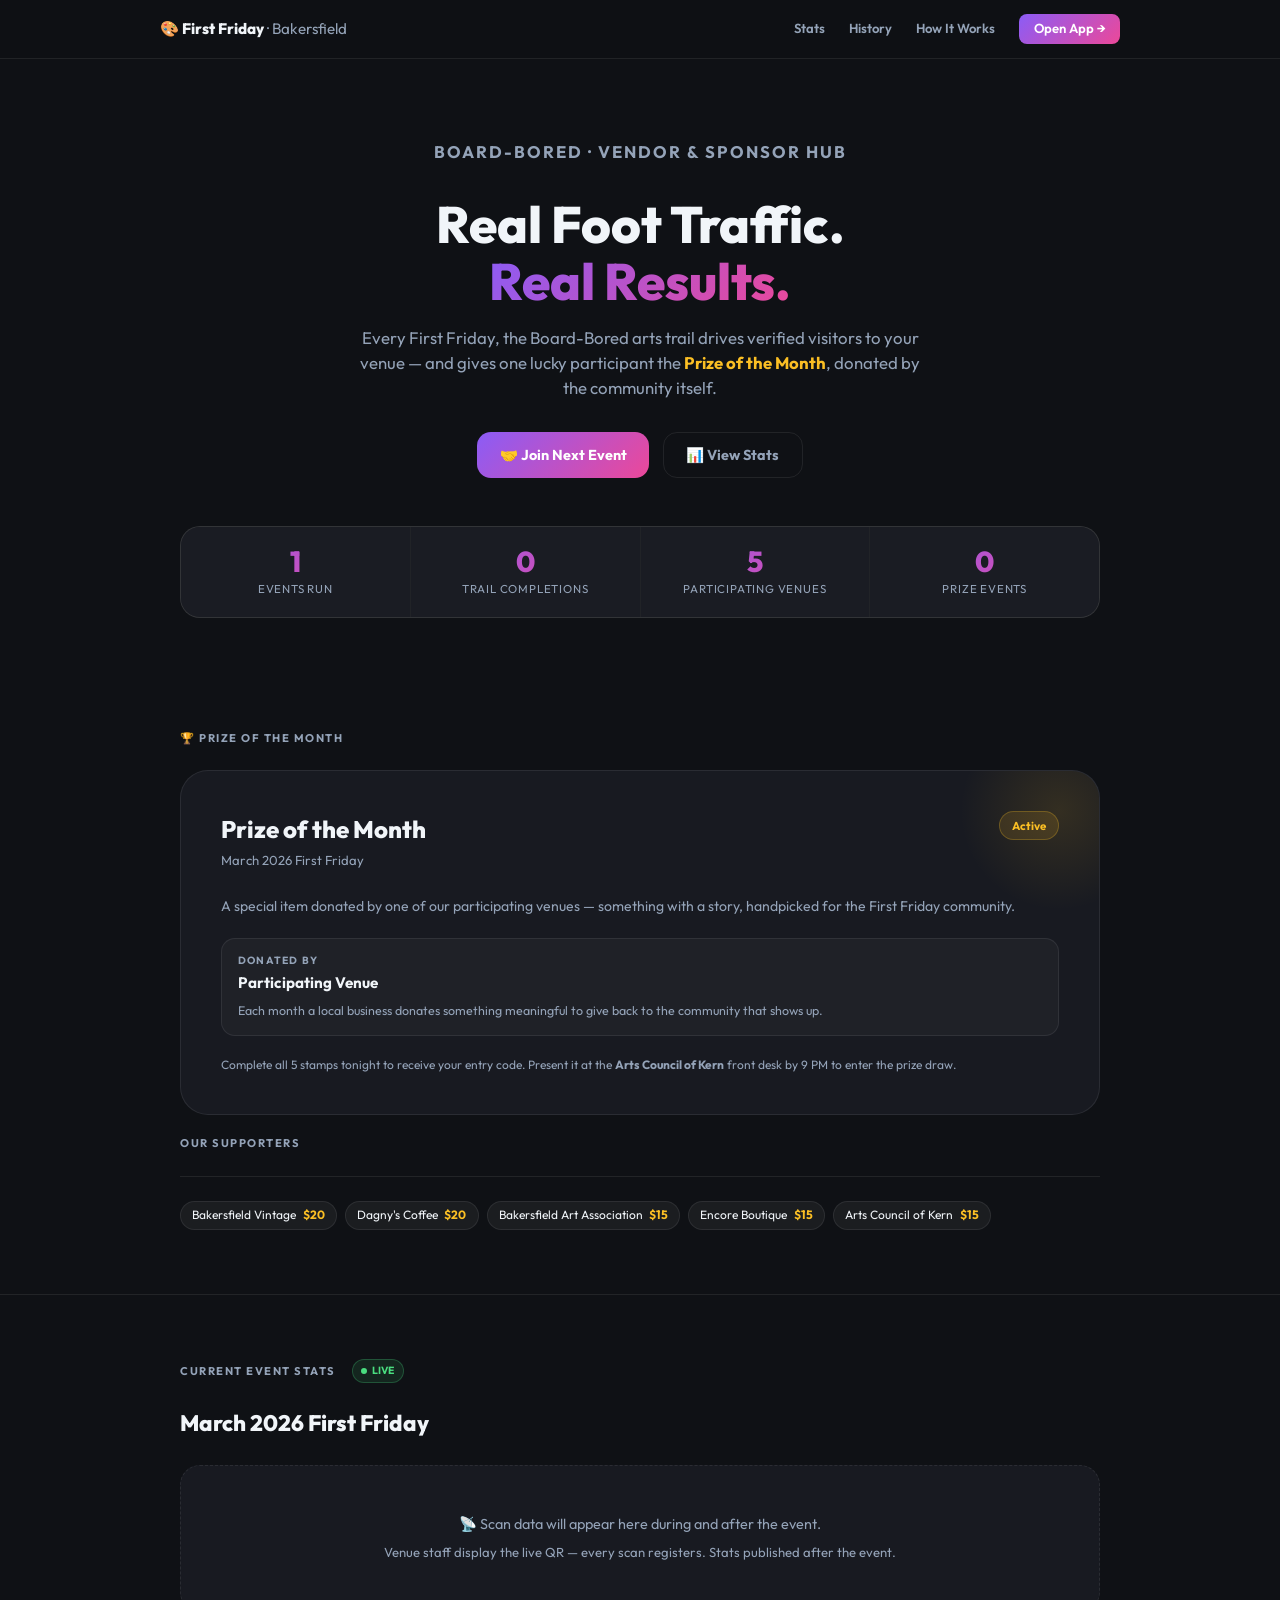
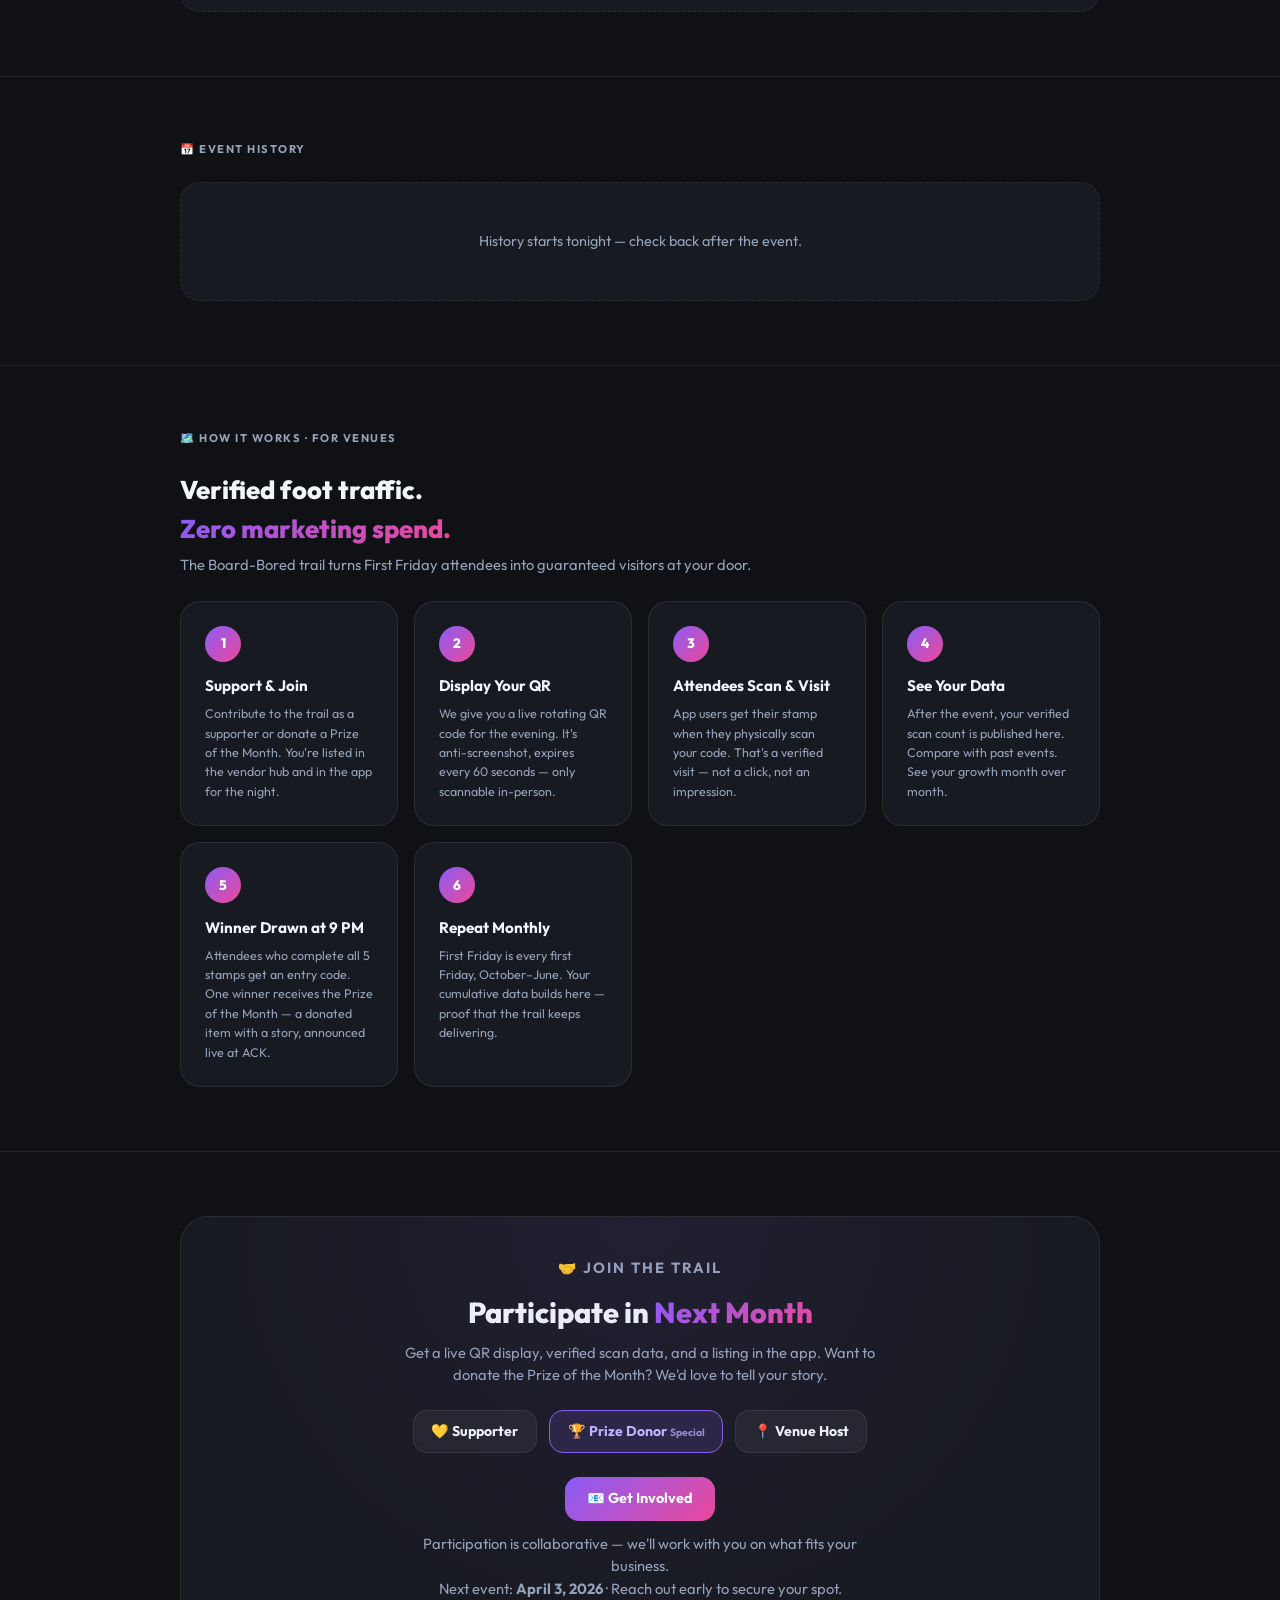
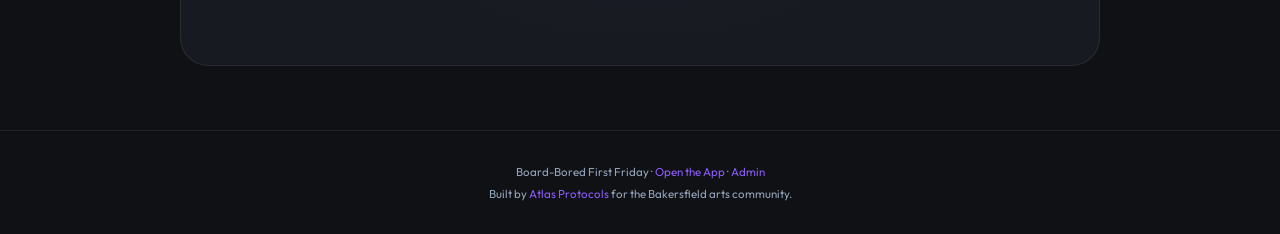
<file: vendor.html>
<!DOCTYPE html>
<html lang="en">
<head>
    <meta charset="UTF-8">
    <meta name="viewport" content="width=device-width, initial-scale=1.0">
    <meta name="theme-color" content="#0f1115">
    <title>Vendor Hub · First Friday Bakersfield</title>
    <link rel="preconnect" href="https://fonts.googleapis.com">
    <link rel="preconnect" href="https://fonts.gstatic.com" crossorigin>
    <link href="https://fonts.googleapis.com/css2?family=Outfit:wght@300;400;600;700;800&display=swap" rel="stylesheet">
    <style>
        /* ─── Tokens ──────────────────────────────────────────────────── */
        :root {
            --c-bg:       #0f1115;
            --c-surface:  rgba(25, 28, 35, 0.92);
            --c-surface2: rgba(30, 34, 44, 0.85);
            --c-primary:  #8b5cf6;
            --c-accent:   #ec4899;
            --c-green:    #4ade80;
            --c-gold:     #fbbf24;
            --c-text:     #f1f5f9;
            --c-dim:      #94a3b8;
            --c-border:   rgba(255, 255, 255, 0.08);
            --grad:       linear-gradient(135deg, var(--c-primary), var(--c-accent));
            --r-md:       14px;
            --r-lg:       20px;
            --r-xl:       28px;
        }
        *, *::before, *::after { box-sizing: border-box; margin: 0; padding: 0; }
        html { scroll-behavior: smooth; }
        body {
            font-family: 'Outfit', system-ui, sans-serif;
            background: var(--c-bg);
            color: var(--c-text);
            -webkit-font-smoothing: antialiased;
            line-height: 1.5;
        }
        .gradient-text {
            background: var(--grad);
            -webkit-background-clip: text; background-clip: text;
            -webkit-text-fill-color: transparent;
        }
        a { color: var(--c-primary); text-decoration: none; }
        a:hover { text-decoration: underline; }

        /* ─── Layout ──────────────────────────────────────────────────── */
        .container { max-width: 960px; margin: 0 auto; padding: 0 1.25rem; }
        .section { padding: 4rem 0; }
        .section + .section { border-top: 1px solid var(--c-border); }

        /* ─── Nav ─────────────────────────────────────────────────────── */
        nav {
            position: sticky; top: 0; z-index: 50;
            background: rgba(15, 17, 21, 0.9);
            backdrop-filter: blur(16px);
            border-bottom: 1px solid var(--c-border);
            padding: 0.85rem 1.25rem;
        }
        .nav-inner {
            max-width: 960px; margin: 0 auto;
            display: flex; align-items: center; justify-content: space-between;
        }
        .nav-brand { font-size: 0.95rem; font-weight: 800; }
        .nav-links { display: flex; gap: 1.5rem; align-items: center; }
        .nav-links a { font-size: 0.82rem; color: var(--c-dim); font-weight: 600; }
        .nav-links a:hover { color: var(--c-text); text-decoration: none; }
        .nav-cta {
            background: var(--grad); border-radius: 8px;
            color: #fff !important; padding: 0.35rem 0.9rem;
            font-size: 0.78rem; font-weight: 700;
        }
        .nav-cta:hover { opacity: 0.88; }

        /* ─── Hero ────────────────────────────────────────────────────── */
        .hero {
            padding: 5rem 0 3rem;
            text-align: center;
        }
        .hero-eyebrow {
            font-size: 0.72rem; font-weight: 700; text-transform: uppercase;
            letter-spacing: 2px; color: var(--c-primary); margin-bottom: 1rem;
        }
        .hero h1 {
            font-size: clamp(2rem, 5vw, 3.2rem);
            font-weight: 800; line-height: 1.1; margin-bottom: 1rem;
        }
        .hero p {
            font-size: 1.05rem; color: var(--c-dim);
            max-width: 560px; margin: 0 auto 2rem;
        }
        .hero-actions { display: flex; gap: 0.85rem; justify-content: center; flex-wrap: wrap; }
        .btn {
            display: inline-flex; align-items: center; gap: 0.4rem;
            border-radius: var(--r-md); font-family: inherit;
            font-size: 0.9rem; font-weight: 700; padding: 0.7rem 1.4rem;
            cursor: pointer; transition: opacity .15s, transform .12s;
            text-decoration: none;
        }
        .btn:hover { opacity: 0.88; text-decoration: none; }
        .btn:active { transform: scale(0.97); }
        .btn--primary { background: var(--grad); color: #fff; border: none; }
        .btn--outline {
            background: transparent; color: var(--c-dim);
            border: 1px solid var(--c-border);
        }
        .btn--outline:hover { color: var(--c-text); border-color: rgba(255,255,255,.2); }

        /* ─── Stats bar ───────────────────────────────────────────────── */
        .stats-bar {
            display: grid;
            grid-template-columns: repeat(auto-fit, minmax(150px, 1fr));
            gap: 1px;
            background: var(--c-border);
            border: 1px solid var(--c-border);
            border-radius: var(--r-lg);
            overflow: hidden;
            margin: 0 0 3rem;
        }
        .stat-cell {
            background: var(--c-surface);
            padding: 1.2rem 1rem;
            text-align: center;
        }
        .stat-value {
            font-size: 1.8rem; font-weight: 800;
            background: var(--grad);
            -webkit-background-clip: text; background-clip: text;
            -webkit-text-fill-color: transparent;
            line-height: 1;
        }
        .stat-label { font-size: 0.72rem; color: var(--c-dim); margin-top: 0.3rem; text-transform: uppercase; letter-spacing: 0.8px; }

        /* ─── Prize Pool ──────────────────────────────────────────────── */
        .prize-card {
            background: var(--c-surface);
            border: 1px solid var(--c-border);
            border-radius: var(--r-xl);
            padding: 2.5rem;
            position: relative;
            overflow: hidden;
        }
        .prize-card::before {
            content: '';
            position: absolute; top: -60px; right: -60px;
            width: 200px; height: 200px;
            background: radial-gradient(circle, rgba(251,191,36,0.12), transparent 70%);
            pointer-events: none;
        }
        .prize-header {
            display: flex; align-items: flex-start; justify-content: space-between;
            flex-wrap: wrap; gap: 1rem; margin-bottom: 1.5rem;
        }
        .prize-header h2 { font-size: 1.5rem; font-weight: 800; }
        .prize-header p { font-size: 0.82rem; color: var(--c-dim); margin-top: 0.25rem; }
        .prize-event-badge {
            background: rgba(251,191,36,0.12);
            border: 1px solid rgba(251,191,36,0.25);
            border-radius: 20px;
            font-size: 0.72rem; font-weight: 700;
            color: var(--c-gold);
            padding: 0.3rem 0.75rem;
            white-space: nowrap;
        }
        .prize-amount-row {
            display: flex; align-items: baseline; gap: 0.5rem;
            margin-bottom: 1rem;
        }
        .prize-amount {
            font-size: 3.5rem; font-weight: 800; line-height: 1;
            color: var(--c-gold);
        }
        .prize-max { font-size: 1.1rem; color: var(--c-dim); }
        .prize-bar-wrap { margin-bottom: 0.5rem; }
        .prize-bar-track {
            height: 12px; background: rgba(255,255,255,0.07);
            border-radius: 6px; overflow: hidden;
        }
        .prize-bar-fill {
            height: 100%;
            background: linear-gradient(90deg, #f59e0b, #fbbf24, #fde68a);
            border-radius: 6px;
            transition: width 1.2s cubic-bezier(0.34, 1.56, 0.64, 1);
        }
        .prize-bar-fill.full { background: linear-gradient(90deg, #f59e0b, #fbbf24); }
        .prize-bar-labels {
            display: flex; justify-content: space-between;
            font-size: 0.72rem; color: var(--c-dim); margin-top: 0.4rem;
        }
        .prize-bar-labels .at-max { color: var(--c-gold); font-weight: 700; }
        .prize-contributors {
            display: flex; flex-wrap: wrap; gap: 0.5rem;
            margin-top: 1.5rem; padding-top: 1.5rem;
            border-top: 1px solid var(--c-border);
        }
        .contributor-chip {
            display: flex; align-items: center; gap: 0.4rem;
            background: rgba(255,255,255,0.05);
            border: 1px solid var(--c-border);
            border-radius: 20px;
            padding: 0.3rem 0.7rem;
            font-size: 0.75rem;
        }
        .contributor-chip .chip-amount {
            color: var(--c-gold); font-weight: 700;
        }
        .prize-winner-banner {
            background: linear-gradient(135deg, rgba(251,191,36,0.15), rgba(251,191,36,0.05));
            border: 1px solid rgba(251,191,36,0.3);
            border-radius: var(--r-md);
            padding: 1rem 1.2rem;
            margin-top: 1.2rem;
            font-size: 0.88rem;
        }
        .prize-winner-banner strong { color: var(--c-gold); }
        .prize-item-name { font-size: 1.6rem; font-weight: 800; color: var(--c-text); margin-bottom: 0.5rem; line-height: 1.15; }
        .prize-value-badge {
            display: inline-block;
            background: rgba(251,191,36,0.15); border: 1px solid rgba(251,191,36,0.3);
            border-radius: 20px; font-size: 0.78rem; font-weight: 700;
            color: var(--c-gold); padding: 0.25rem 0.75rem; margin-bottom: 1rem;
        }
        .prize-item-desc { font-size: 0.88rem; color: var(--c-dim); line-height: 1.6; margin-bottom: 1.25rem; }
        .prize-donor-block {
            background: rgba(255,255,255,0.03); border: 1px solid var(--c-border);
            border-radius: var(--r-md); padding: 0.9rem 1rem; margin-bottom: 1.25rem;
        }
        .prize-donor-label { font-size: 0.65rem; font-weight: 700; text-transform: uppercase; letter-spacing: 1.2px; color: var(--c-dim); display: block; margin-bottom: 0.2rem; }
        .prize-donor-name { font-size: 0.95rem; font-weight: 700; color: var(--c-text); display: block; margin-bottom: 0.4rem; }
        .prize-donor-story { font-size: 0.78rem; color: var(--c-dim); line-height: 1.55; }
        .supporters-heading { font-size: 0.7rem; font-weight: 700; text-transform: uppercase; letter-spacing: 1.5px; color: var(--c-dim); margin-top: 1.25rem; margin-bottom: 0.75rem; }
        .prize-note {
            font-size: 0.75rem; color: var(--c-dim);
            margin-top: 1rem;
        }

        /* ─── Current Event Stats ─────────────────────────────────────── */
        .section-label {
            font-size: 0.7rem; font-weight: 700; text-transform: uppercase;
            letter-spacing: 1.5px; color: var(--c-dim); margin-bottom: 1.5rem;
        }
        .venue-stats-grid {
            display: grid;
            grid-template-columns: repeat(auto-fill, minmax(280px, 1fr));
            gap: 1rem;
        }
        .venue-stat-card {
            background: var(--c-surface);
            border: 1px solid var(--c-border);
            border-radius: var(--r-lg);
            padding: 1.2rem;
        }
        .venue-stat-top {
            display: flex; align-items: center; gap: 0.65rem;
            margin-bottom: 1rem;
        }
        .venue-stat-emoji { font-size: 1.6rem; }
        .venue-stat-name { font-size: 0.92rem; font-weight: 700; }
        .venue-stat-addr { font-size: 0.72rem; color: var(--c-dim); }
        .scan-bar-row {
            display: flex; align-items: center; gap: 0.75rem;
        }
        .scan-bar-track {
            flex: 1; height: 8px; background: rgba(255,255,255,0.07);
            border-radius: 4px; overflow: hidden;
        }
        .scan-bar-fill {
            height: 100%;
            background: var(--grad);
            border-radius: 4px;
            transition: width 1s ease;
            min-width: 2px;
        }
        .scan-count {
            font-size: 0.95rem; font-weight: 800;
            background: var(--grad);
            -webkit-background-clip: text; background-clip: text;
            -webkit-text-fill-color: transparent;
            min-width: 24px; text-align: right;
        }
        .scan-label { font-size: 0.68rem; color: var(--c-dim); margin-top: 0.35rem; }
        .live-badge {
            display: inline-flex; align-items: center; gap: 0.3rem;
            background: rgba(74, 222, 128, 0.1);
            border: 1px solid rgba(74, 222, 128, 0.25);
            border-radius: 20px;
            font-size: 0.65rem; font-weight: 700;
            color: var(--c-green);
            padding: 0.2rem 0.55rem;
            margin-left: 0.5rem;
        }
        .live-dot {
            width: 6px; height: 6px; border-radius: 50%;
            background: var(--c-green);
            animation: pulse-dot 1.5s infinite;
        }
        @keyframes pulse-dot {
            0%, 100% { opacity: 1; }
            50% { opacity: 0.3; }
        }
        .event-status-row {
            display: flex; align-items: center; gap: 0.5rem;
            margin-bottom: 1.5rem;
        }
        .event-name-heading { font-size: 1.4rem; font-weight: 800; }
        .zero-state {
            background: var(--c-surface);
            border: 1px dashed var(--c-border);
            border-radius: var(--r-lg);
            padding: 3rem; text-align: center;
            color: var(--c-dim); font-size: 0.9rem;
        }
        .zero-state p { margin-top: 0.5rem; font-size: 0.82rem; }

        /* ─── Past Events ─────────────────────────────────────────────── */
        .past-events-list { display: flex; flex-direction: column; gap: 0.85rem; }
        .past-event-card {
            background: var(--c-surface);
            border: 1px solid var(--c-border);
            border-radius: var(--r-lg);
            padding: 1.2rem 1.4rem;
        }
        .past-event-header {
            display: flex; align-items: center; justify-content: space-between;
            flex-wrap: wrap; gap: 0.5rem; margin-bottom: 0.85rem;
        }
        .past-event-name { font-size: 1rem; font-weight: 700; }
        .past-event-date { font-size: 0.72rem; color: var(--c-dim); margin-top: 2px; }
        .past-event-badges { display: flex; gap: 0.4rem; flex-wrap: wrap; }
        .badge {
            font-size: 0.65rem; font-weight: 700; border-radius: 20px;
            padding: 0.22rem 0.55rem; white-space: nowrap;
        }
        .badge--green { background: rgba(74,222,128,.12); color: var(--c-green); border: 1px solid rgba(74,222,128,.25); }
        .badge--purple { background: rgba(139,92,246,.12); color: #a78bfa; border: 1px solid rgba(139,92,246,.25); }
        .badge--gold { background: rgba(251,191,36,.12); color: var(--c-gold); border: 1px solid rgba(251,191,36,.25); }
        .badge--completed { background: rgba(255,255,255,.06); color: var(--c-dim); border: 1px solid var(--c-border); }
        .past-event-stats {
            display: flex; gap: 1.5rem; flex-wrap: wrap;
        }
        .past-stat { }
        .past-stat-val { font-size: 1.2rem; font-weight: 800; color: var(--c-text); }
        .past-stat-lbl { font-size: 0.68rem; color: var(--c-dim); text-transform: uppercase; letter-spacing: 0.6px; }
        .past-winner {
            margin-top: 0.75rem; padding-top: 0.75rem;
            border-top: 1px solid var(--c-border);
            font-size: 0.78rem; color: var(--c-dim);
        }
        .past-winner strong { color: var(--c-gold); }

        /* ─── How It Works ────────────────────────────────────────────── */
        .steps-grid {
            display: grid;
            grid-template-columns: repeat(auto-fit, minmax(200px, 1fr));
            gap: 1rem; margin-top: 1.5rem;
        }
        .step-card {
            background: var(--c-surface);
            border: 1px solid var(--c-border);
            border-radius: var(--r-lg);
            padding: 1.5rem;
        }
        .step-num {
            width: 36px; height: 36px; border-radius: 50%;
            background: var(--grad);
            display: flex; align-items: center; justify-content: center;
            font-size: 0.85rem; font-weight: 800; color: #fff;
            margin-bottom: 0.85rem;
        }
        .step-card h3 { font-size: 0.95rem; font-weight: 700; margin-bottom: 0.4rem; }
        .step-card p { font-size: 0.78rem; color: var(--c-dim); line-height: 1.55; }

        /* ─── Join CTA ────────────────────────────────────────────────── */
        .join-card {
            background: var(--c-surface);
            border: 1px solid var(--c-border);
            border-radius: var(--r-xl);
            padding: 2.5rem;
            text-align: center;
            position: relative; overflow: hidden;
        }
        .join-card::before {
            content: '';
            position: absolute; inset: 0;
            background: radial-gradient(ellipse at 50% 0%, rgba(139,92,246,0.08), transparent 70%);
            pointer-events: none;
        }
        .join-card h2 { font-size: 1.8rem; font-weight: 800; margin-bottom: 0.5rem; }
        .join-card p { color: var(--c-dim); font-size: 0.92rem; max-width: 480px; margin: 0 auto 1.5rem; }
        .pledge-options {
            display: flex; justify-content: center; gap: 0.75rem;
            flex-wrap: wrap; margin-bottom: 1.5rem;
        }
        .pledge-chip {
            background: rgba(255,255,255,0.05);
            border: 1px solid var(--c-border);
            border-radius: var(--r-md);
            padding: 0.6rem 1.1rem;
            font-size: 0.88rem; font-weight: 700;
            cursor: pointer; transition: all .15s;
        }
        .pledge-chip:hover, .pledge-chip.selected {
            background: rgba(139,92,246,0.15);
            border-color: var(--c-primary);
            color: #c4b5fd;
        }
        .join-note { font-size: 0.72rem; color: var(--c-dim); margin-top: 1rem; line-height: 1.55; }

        /* ─── Footer ──────────────────────────────────────────────────── */
        footer {
            border-top: 1px solid var(--c-border);
            padding: 2rem 1.25rem;
            text-align: center;
        }
        footer p { font-size: 0.72rem; color: var(--c-dim); }
        footer a { color: var(--c-primary); }

        /* ─── Loading / Error ─────────────────────────────────────────── */
        #loading-state {
            display: flex; align-items: center; justify-content: center;
            min-height: 50vh;
            flex-direction: column; gap: 1rem;
        }
        .spinner {
            width: 36px; height: 36px;
            border: 3px solid rgba(255,255,255,0.1);
            border-top-color: var(--c-primary);
            border-radius: 50%;
            animation: spin .8s linear infinite;
        }
        @keyframes spin { to { transform: rotate(360deg); } }

        /* ─── Responsive ──────────────────────────────────────────────── */
        @media (max-width: 600px) {
            .prize-card { padding: 1.5rem; }
            .prize-amount { font-size: 2.8rem; }
            .join-card { padding: 1.5rem; }
            .hero { padding: 3rem 0 2rem; }
            .nav-links { gap: 0.85rem; }
        }
    </style>
</head>
<body>

<!-- ─── Nav ─────────────────────────────────────────────────────────── -->
<nav>
    <div class="nav-inner">
        <span class="nav-brand">🎨 First Friday <span style="color:var(--c-dim);font-weight:400">· Bakersfield</span></span>
        <div class="nav-links">
            <a href="#stats">Stats</a>
            <a href="#past">History</a>
            <a href="#how">How It Works</a>
            <a href="index.html" class="nav-cta">Open App →</a>
        </div>
    </div>
</nav>

<!-- ─── Loading state ─────────────────────────────────────────────────── -->
<div id="loading-state">
    <div class="spinner"></div>
    <p style="font-size:0.82rem;color:var(--c-dim)">Loading event data…</p>
</div>

<!-- ─── Main content (shown after data loads) ───────────────────────── -->
<div id="main-content" style="display:none">

    <!-- Hero -->
    <section class="hero">
        <div class="container">
            <p class="hero-eyebrow">Board-Bored · Vendor &amp; Sponsor Hub</p>
            <h1>Real Foot Traffic.<br><span class="gradient-text">Real Results.</span></h1>
            <p>Every First Friday, the Board-Bored arts trail drives verified visitors to your venue — and gives one lucky participant the <strong style="color:var(--c-gold)">Prize of the Month</strong>, donated by the community itself.</p>
            <div class="hero-actions">
                <a href="#join" class="btn btn--primary">🤝 Join Next Event</a>
                <a href="#stats" class="btn btn--outline">📊 View Stats</a>
            </div>
        </div>
    </section>

    <!-- Top stats bar -->
    <div class="container">
        <div class="stats-bar" id="stats-bar">
            <div class="stat-cell">
                <div class="stat-value" id="stat-events">—</div>
                <div class="stat-label">Events Run</div>
            </div>
            <div class="stat-cell">
                <div class="stat-value" id="stat-completions">—</div>
                <div class="stat-label">Trail Completions</div>
            </div>
            <div class="stat-cell">
                <div class="stat-value" id="stat-venues">5</div>
                <div class="stat-label">Participating Venues</div>
            </div>
            <div class="stat-cell">
                <div class="stat-value" id="stat-prize">—</div>
                <div class="stat-label">Prize Events</div>
            </div>
        </div>
    </div>

    <!-- ─── Prize of the Month ──────────────────────────────────────── -->
    <section class="section" id="prize">
        <div class="container">
            <p class="section-label">🏆 Prize of the Month</p>
            <div class="prize-card" id="prize-card">
                <div class="prize-header">
                    <div>
                        <h2 id="prize-item-name">Prize of the Month</h2>
                        <p id="prize-event-label">Loading…</p>
                    </div>
                    <span class="prize-event-badge" id="prize-badge">Active</span>
                </div>
                <span class="prize-value-badge" id="prize-value-badge" style="display:none"></span>
                <p class="prize-item-desc" id="prize-item-desc"></p>
                <div class="prize-donor-block" id="prize-donor-block" style="display:none">
                    <span class="prize-donor-label">Donated by</span>
                    <strong class="prize-donor-name" id="prize-donor-name"></strong>
                    <p class="prize-donor-story" id="prize-donor-story"></p>
                </div>
                <div id="prize-winner-wrap" style="display:none">
                    <div class="prize-winner-banner">
                        🎉 <strong>Tonight's Winner:</strong> <span id="prize-winner-name">—</span> · Entry code collected at ACK desk
                    </div>
                </div>
                <p class="prize-note" id="prize-note">
                    Complete all 5 stamps tonight to receive your entry code. Present it at the <strong>Arts Council of Kern</strong> front desk by 9 PM to enter the prize draw.
                </p>
            </div>

            <!-- Our Supporters -->
            <p class="supporters-heading">Our Supporters</p>
            <div class="prize-contributors" id="prize-contributors">
                <!-- Chips rendered by JS -->
            </div>
        </div>
    </section>

    <!-- ─── Current Event Stats ─────────────────────────────────────── -->
    <section class="section" id="stats">
        <div class="container">
            <div class="event-status-row">
                <p class="section-label" style="margin-bottom:0" id="current-event-heading">Current Event</p>
                <span class="live-badge" id="live-badge" style="display:none">
                    <span class="live-dot"></span> LIVE
                </span>
            </div>
            <div id="current-event-name-row" style="margin-bottom:1.5rem">
                <span class="event-name-heading" id="current-event-name">—</span>
            </div>
            <div id="venue-stats-grid" class="venue-stats-grid">
                <!-- Cards rendered by JS -->
            </div>
        </div>
    </section>

    <!-- ─── Past Events ──────────────────────────────────────────────── -->
    <section class="section" id="past">
        <div class="container">
            <p class="section-label">📅 Event History</p>
            <div id="past-events-list" class="past-events-list">
                <!-- Rendered by JS -->
            </div>
        </div>
    </section>

    <!-- ─── How It Works ─────────────────────────────────────────────── -->
    <section class="section" id="how">
        <div class="container">
            <p class="section-label">🗺️ How It Works · For Venues</p>
            <h2 style="font-size:1.6rem;font-weight:800;margin-bottom:0.4rem">
                Verified foot traffic.<br><span class="gradient-text">Zero marketing spend.</span>
            </h2>
            <p style="color:var(--c-dim);font-size:0.92rem;margin-bottom:0.2rem">
                The Board-Bored trail turns First Friday attendees into guaranteed visitors at your door.
            </p>
            <div class="steps-grid">
                <div class="step-card">
                    <div class="step-num">1</div>
                    <h3>Support &amp; Join</h3>
                    <p>Contribute to the trail as a supporter or donate a Prize of the Month. You're listed in the vendor hub and in the app for the night.</p>
                </div>
                <div class="step-card">
                    <div class="step-num">2</div>
                    <h3>Display Your QR</h3>
                    <p>We give you a live rotating QR code for the evening. It's anti-screenshot, expires every 60 seconds — only scannable in-person.</p>
                </div>
                <div class="step-card">
                    <div class="step-num">3</div>
                    <h3>Attendees Scan &amp; Visit</h3>
                    <p>App users get their stamp when they physically scan your code. That's a verified visit — not a click, not an impression.</p>
                </div>
                <div class="step-card">
                    <div class="step-num">4</div>
                    <h3>See Your Data</h3>
                    <p>After the event, your verified scan count is published here. Compare with past events. See your growth month over month.</p>
                </div>
                <div class="step-card">
                    <div class="step-num">5</div>
                    <h3>Winner Drawn at 9 PM</h3>
                    <p>Attendees who complete all 5 stamps get an entry code. One winner receives the Prize of the Month — a donated item with a story, announced live at ACK.</p>
                </div>
                <div class="step-card">
                    <div class="step-num">6</div>
                    <h3>Repeat Monthly</h3>
                    <p>First Friday is every first Friday, October–June. Your cumulative data builds here — proof that the trail keeps delivering.</p>
                </div>
            </div>
        </div>
    </section>

    <!-- ─── Join CTA ──────────────────────────────────────────────────── -->
    <section class="section" id="join">
        <div class="container">
            <div class="join-card">
                <p class="hero-eyebrow" style="margin-bottom:0.75rem">🤝 Join the Trail</p>
                <h2>Participate in <span class="gradient-text">Next Month</span></h2>
                <p>Get a live QR display, verified scan data, and a listing in the app. Want to donate the Prize of the Month? We'd love to tell your story.</p>
                <div class="pledge-options">
                    <div class="pledge-chip" onclick="selectPledge(this,'supporter')">💛 Supporter</div>
                    <div class="pledge-chip selected" onclick="selectPledge(this,'prize donor')">🏆 Prize Donor <span style="font-size:0.65rem;opacity:.7">Special</span></div>
                    <div class="pledge-chip" onclick="selectPledge(this,'venue host')">📍 Venue Host</div>
                </div>
                <a id="join-mailto" href="#" class="btn btn--primary" style="margin-bottom:0.75rem">
                    📧 Get Involved
                </a>
                <br>
                <p class="join-note">
                    Participation is collaborative — we'll work with you on what fits your business.<br>
                    Next event: <strong id="next-event-date">—</strong> · Reach out early to secure your spot.
                </p>
            </div>
        </div>
    </section>

</div><!-- /main-content -->

<!-- ─── Footer ────────────────────────────────────────────────────────── -->
<footer>
    <p>Board-Bored First Friday · <a href="index.html">Open the App</a> · <a href="admin.html">Admin</a></p>
    <p style="margin-top:0.3rem">Built by <a href="https://github.com/Atlas-Protocols" target="_blank">Atlas Protocols</a> for the Bakersfield arts community.</p>
</footer>

<script>
'use strict';

// ─── Fetch events.json ──────────────────────────────────────────────────

let DATA = null;
let selectedPledge = '$15';

async function init() {
    try {
        const res = await fetch('events.json?v=' + Date.now());
        if (!res.ok) throw new Error('Not found');
        DATA = await res.json();
    } catch (_) {
        DATA = null;
    }
    document.getElementById('loading-state').style.display = 'none';
    document.getElementById('main-content').style.display = 'block';
    render();
}

// ─── Render ─────────────────────────────────────────────────────────────

function render() {
    if (!DATA) {
        renderNoData();
        return;
    }
    renderStatsBar();
    renderPrizeOfMonth();
    renderCurrentEvent();
    renderPastEvents();
    renderNextEvent();
}

function renderNoData() {
    document.getElementById('venue-stats-grid').innerHTML =
        '<div class="zero-state">📡 No event data published yet.<p>Event stats appear here after each First Friday once the organizer exports and publishes the data.</p></div>';
    document.getElementById('past-events-list').innerHTML =
        '<div class="zero-state">No past events yet — this is First Friday history in the making.</div>';
}

function renderStatsBar() {
    const events    = DATA.events || [];
    const completed = events.filter(e => e.status === 'completed');
    const totalComp = completed.reduce((s, e) => s + (e.totalCompletions || 0), 0);
    const prizeEvents = completed.filter(e => e.prizeWinner).length;

    document.getElementById('stat-events').textContent       = events.length;
    document.getElementById('stat-completions').textContent  = totalComp || '0';
    document.getElementById('stat-venues').textContent       = '5';
    document.getElementById('stat-prize').textContent        = prizeEvents || '0';
}

function renderPrizeOfMonth() {
    const prize = DATA.prizeOfMonth;
    if (!prize) return;

    const isWon = !!prize.winner;

    document.getElementById('prize-event-label').textContent = prize.eventName || '';
    document.getElementById('prize-badge').textContent       = isWon ? '🏆 Winner Drawn' : 'Active';

    // Item name
    if (prize.item) document.getElementById('prize-item-name').textContent = prize.item;

    // Value badge
    if (prize.estimatedValue) {
        const badge = document.getElementById('prize-value-badge');
        badge.textContent = prize.estimatedValue;
        badge.style.display = 'inline-block';
    }

    // Description
    if (prize.description) document.getElementById('prize-item-desc').textContent = prize.description;

    // Donor block
    if (prize.donor) {
        document.getElementById('prize-donor-name').textContent  = prize.donor;
        document.getElementById('prize-donor-story').textContent = prize.donorStory || '';
        document.getElementById('prize-donor-block').style.display = 'block';
    }

    // Winner
    if (isWon) {
        document.getElementById('prize-winner-name').textContent = prize.winner;
        document.getElementById('prize-winner-wrap').style.display = 'block';
        document.getElementById('prize-note').textContent =
            'Congratulations to tonight\'s winner! See you next month at ' + (DATA.nextEvent?.name || 'the next First Friday') + '.';
    }

    // Supporters (contributors at top level)
    const chips = document.getElementById('prize-contributors');
    chips.innerHTML = (DATA.contributors || []).map(c =>
        `<div class="contributor-chip">${c.name} <span class="chip-amount">$${c.amount}</span></div>`
    ).join('');
}

function renderCurrentEvent() {
    const events  = DATA.events || [];
    const current = events.find(e => e.status === 'active') || events[events.length - 1];
    if (!current) { renderNoData(); return; }

    const isLive = current.status === 'active';
    document.getElementById('current-event-name').textContent = current.name + ' First Friday';
    document.getElementById('current-event-heading').textContent = isLive ? 'Current Event Stats' : 'Latest Event Stats';
    document.getElementById('live-badge').style.display = isLive ? 'inline-flex' : 'none';

    const stats = current.venueStats || [];
    const maxScans = Math.max(...stats.map(s => s.scans), 1);

    const grid = document.getElementById('venue-stats-grid');
    if (stats.every(s => s.scans === 0)) {
        grid.innerHTML = '<div class="zero-state" style="grid-column:1/-1">📡 Scan data will appear here during and after the event.<p>Venue staff display the live QR — every scan registers. Stats published after the event.</p></div>';
        return;
    }

    grid.innerHTML = stats.map(s => {
        const barPct = Math.round((s.scans / maxScans) * 100);
        return `
        <div class="venue-stat-card">
            <div class="venue-stat-top">
                <span class="venue-stat-emoji">${s.emoji}</span>
                <div>
                    <div class="venue-stat-name">${s.name}</div>
                </div>
            </div>
            <div class="scan-bar-row">
                <div class="scan-bar-track">
                    <div class="scan-bar-fill" style="width:${barPct}%"></div>
                </div>
                <span class="scan-count">${s.scans}</span>
            </div>
            <div class="scan-label">verified scans this event</div>
        </div>`;
    }).join('');
}

function renderPastEvents() {
    const events   = DATA.events || [];
    const past     = events.filter(e => e.status === 'completed').reverse();
    const container = document.getElementById('past-events-list');

    if (past.length === 0) {
        container.innerHTML = '<div class="zero-state">History starts tonight — check back after the event.</div>';
        return;
    }

    container.innerHTML = past.map(e => {
        const totalScans = (e.venueStats || []).reduce((s, v) => s + v.scans, 0);
        const winnerHtml = e.prizeWinner
            ? `<div class="past-winner">🏆 Prize winner: <strong>${e.prizeWinner}</strong></div>`
            : '';
        return `
        <div class="past-event-card">
            <div class="past-event-header">
                <div>
                    <div class="past-event-name">${e.name} First Friday</div>
                    <div class="past-event-date">${e.date}</div>
                </div>
                <div class="past-event-badges">
                    <span class="badge badge--completed">Completed</span>
                    ${e.prizeItem ? `<span class="badge badge--gold">🏆 ${e.prizeItem}</span>` : (e.prizePool ? `<span class="badge badge--gold">$${e.prizePool} Pool</span>` : '')}
                </div>
            </div>
            <div class="past-event-stats">
                <div class="past-stat">
                    <div class="past-stat-val">${totalScans}</div>
                    <div class="past-stat-lbl">Total Scans</div>
                </div>
                <div class="past-stat">
                    <div class="past-stat-val">${e.totalCompletions || 0}</div>
                    <div class="past-stat-lbl">Completions</div>
                </div>
                <div class="past-stat">
                    <div class="past-stat-val">${(e.venueStats||[]).length}</div>
                    <div class="past-stat-lbl">Venues</div>
                </div>
            </div>
            ${winnerHtml}
        </div>`;
    }).join('');
}

function renderNextEvent() {
    const next = DATA.nextEvent;
    if (!next) return;
    document.getElementById('next-event-date').textContent = next.date || 'Coming soon';
    const contact = DATA.contact || {};
    const email = contact.email || 'firstfriday@atlasprotocols.com';
    document.getElementById('join-mailto').href =
        `mailto:${email}?subject=First Friday Participation - ${next.name || 'Next First Friday'}&body=Hi! I'd like to get involved in ${next.name || 'the next First Friday'}.%0A%0ABusiness name: %0AAddress: %0AContact name: %0AInterest: ${selectedPledge}%0A%0ATell me more about what participation looks like!%0A%0AThanks!`;
}

// ─── Pledge selector ────────────────────────────────────────────────────

function selectPledge(el, amount) {
    selectedPledge = amount;
    document.querySelectorAll('.pledge-chip').forEach(c => c.classList.remove('selected'));
    el.classList.add('selected');
    renderNextEvent(); // update mailto link
}

// ─── Boot ────────────────────────────────────────────────────────────────

init();
</script>
</body>
</html>
</file>
